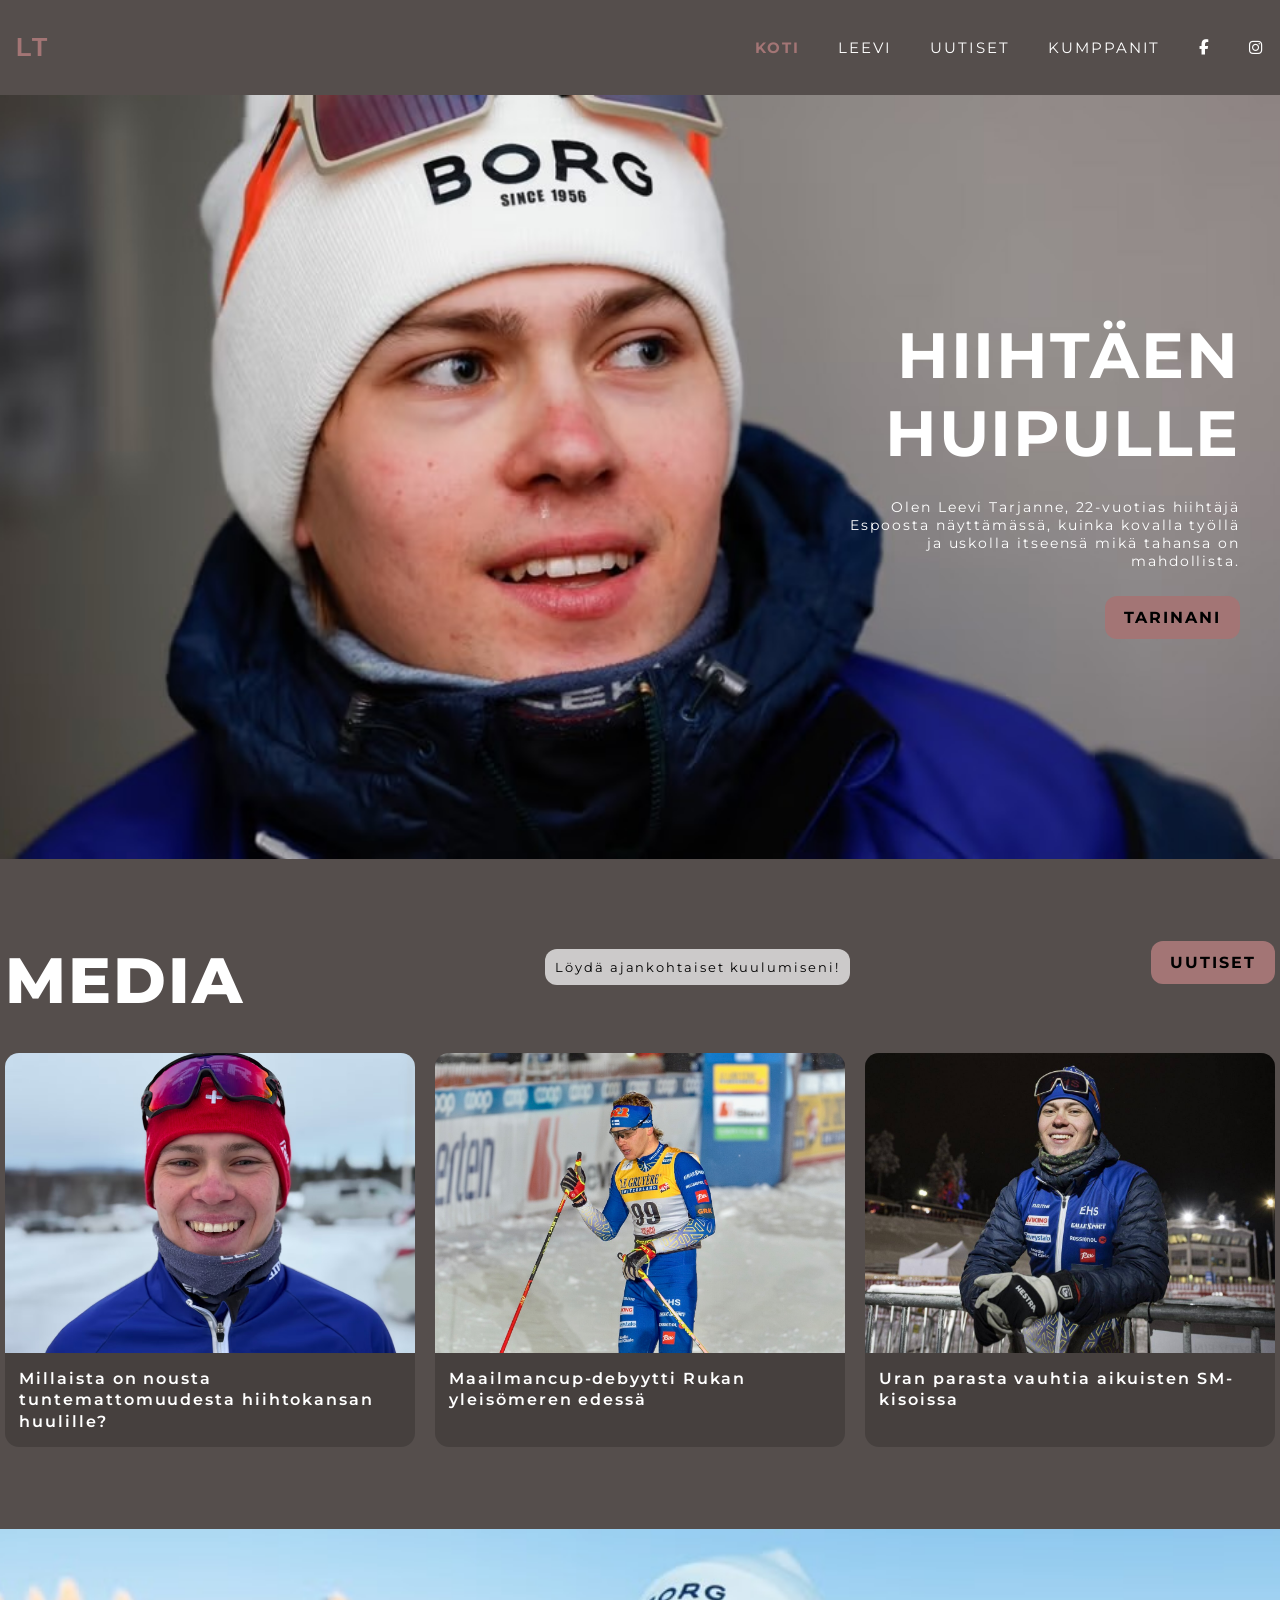
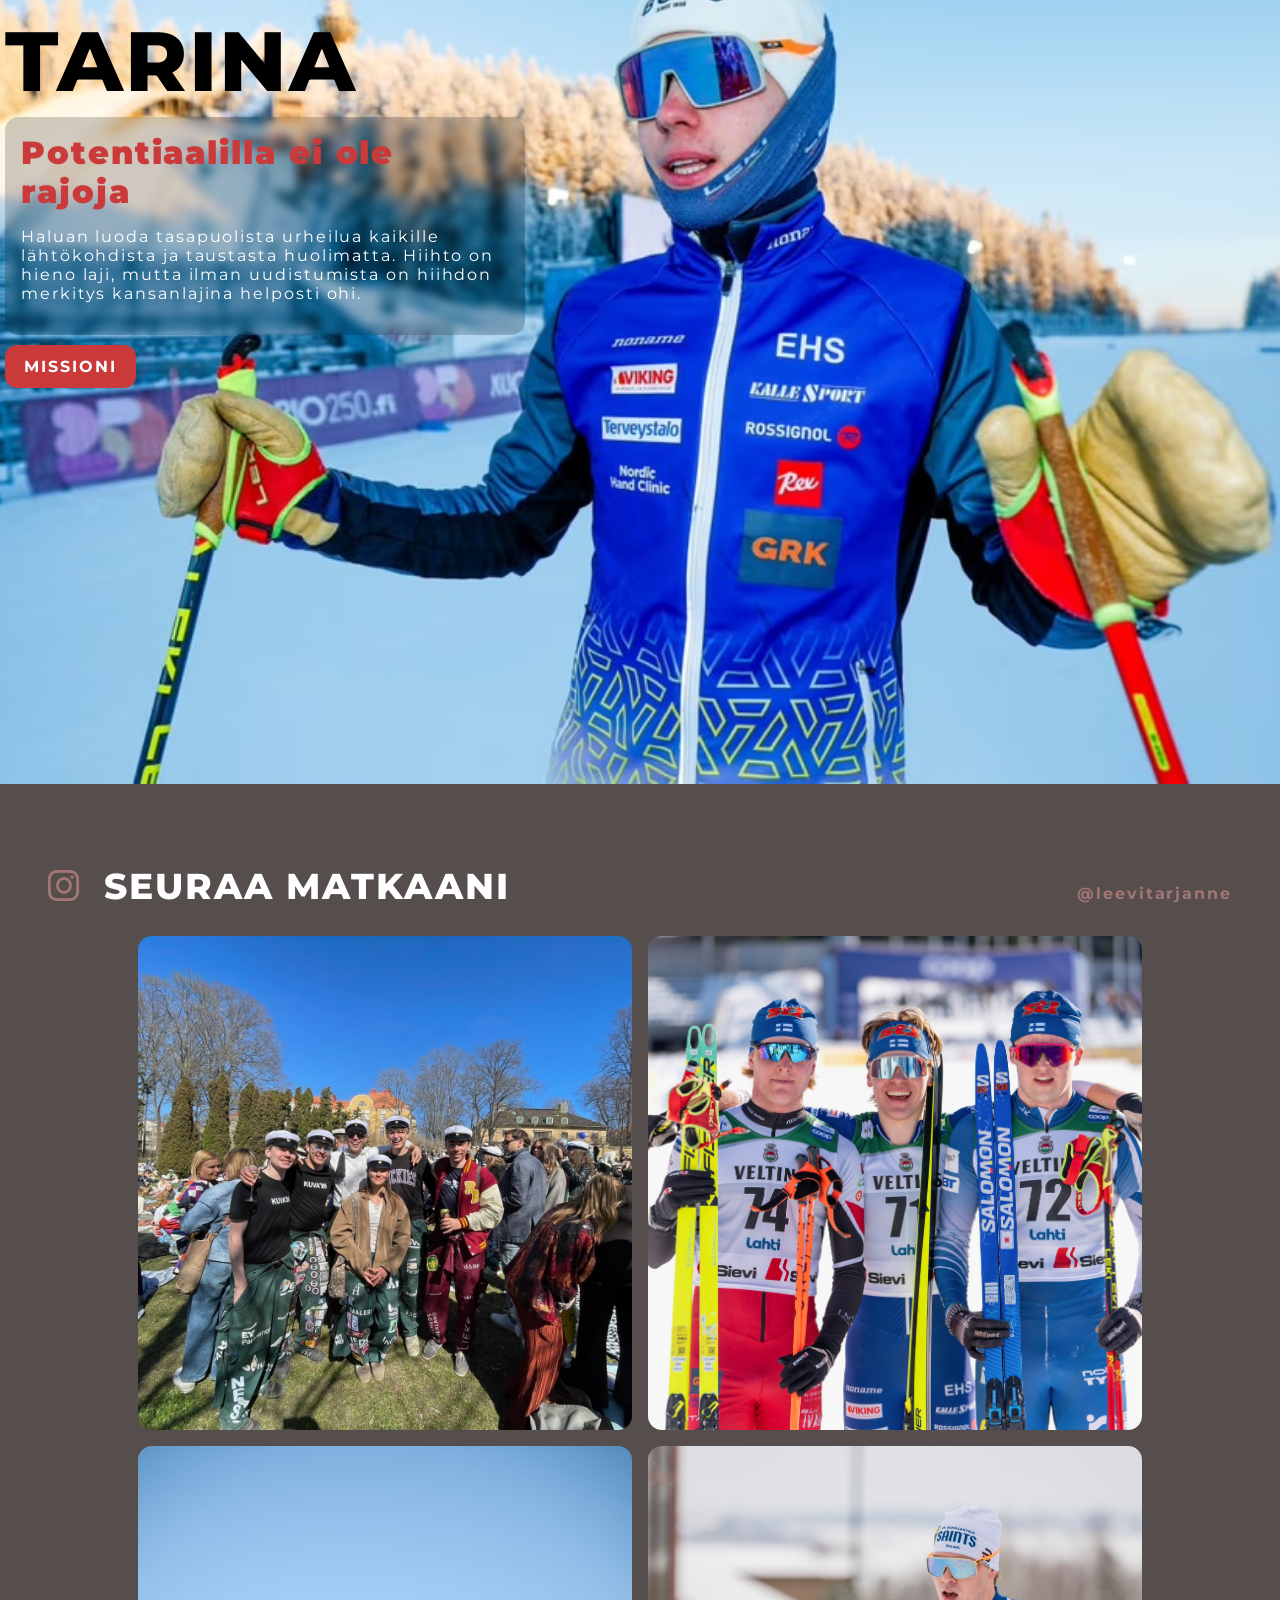
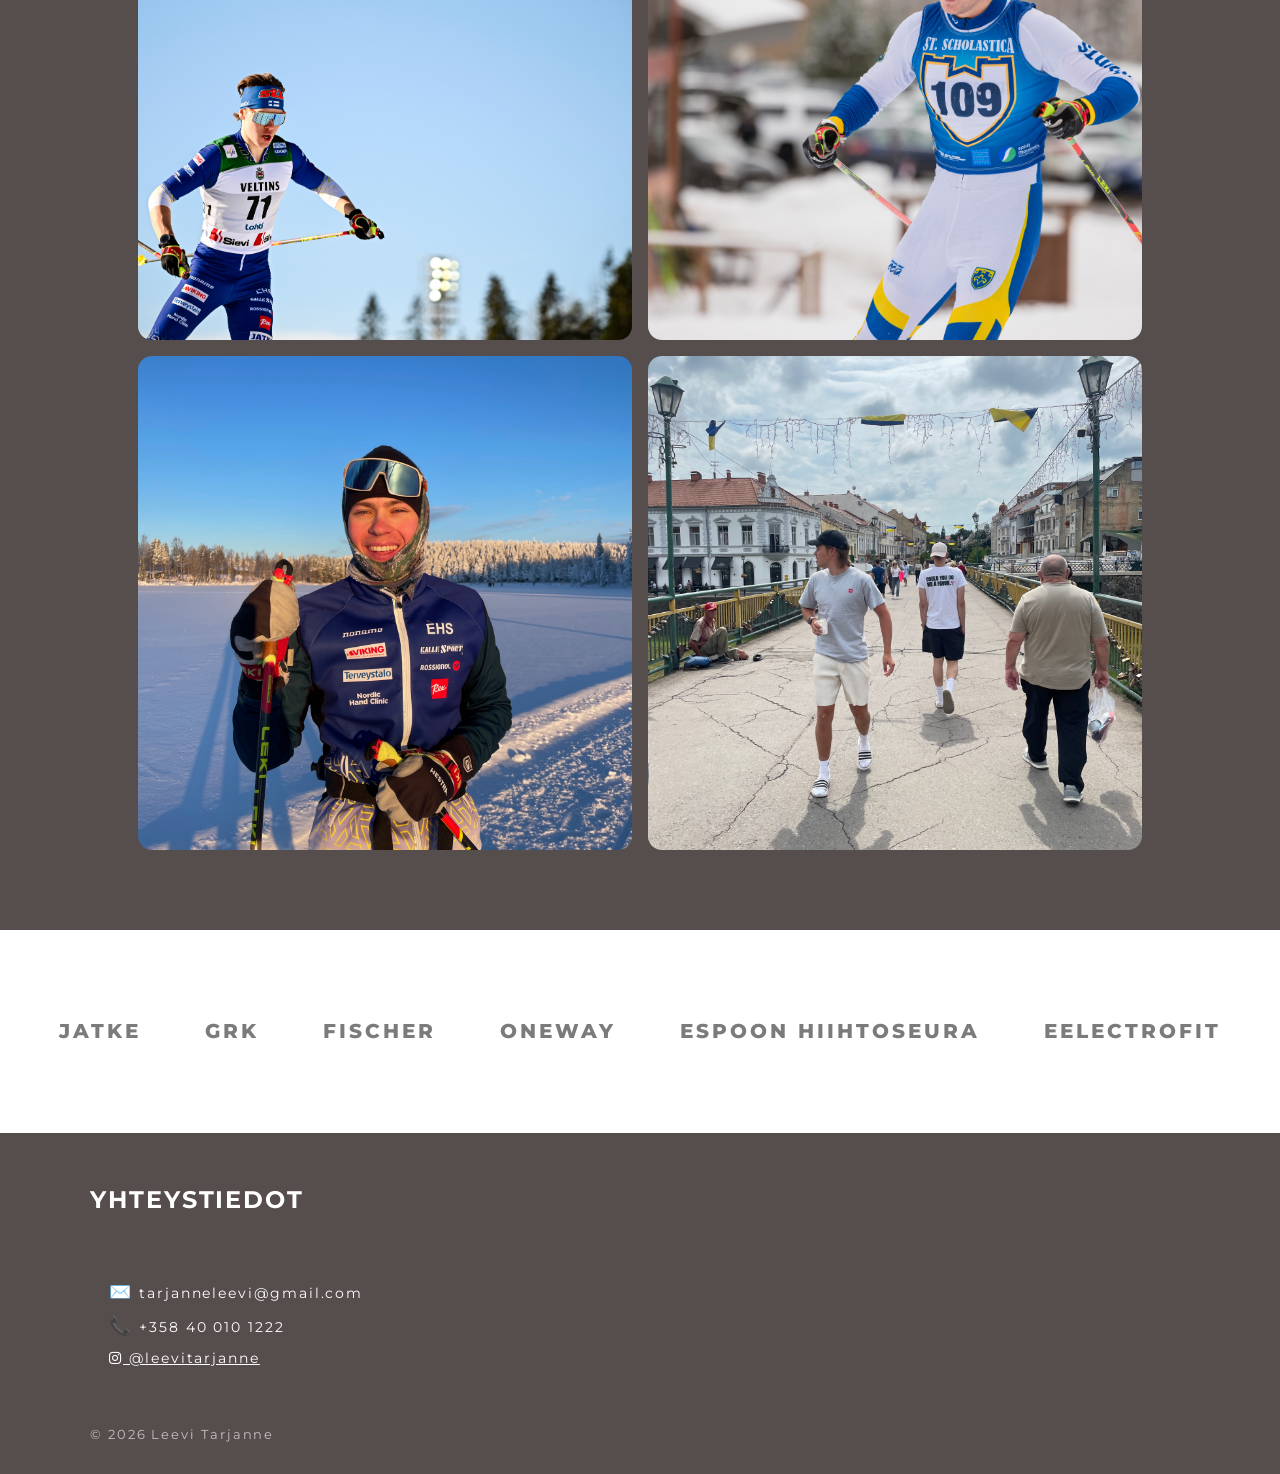
<file: index.html>
<!DOCTYPE html>
<html lang="fi">
  <head>
    <!-- utf laittaa ääkköset toimimaan -->
    <meta charset="UTF-8" />
    <!-- width=device-width pakottaa sisällön skaalautumaan mobiililla "oikein" -->
    <meta name="viewport" content="width=device-width, initial-scale=1.0" />
    <meta
      name="description"
      content="Leevi Tarjanne – 21-vuotias maastohiihtäjä Espoosta. Maailmancup-hiihtäjän tarina, uutiset ja yhteistyökumppanit."
    />
    <title>Leevi Tarjanne – Hiihtäen huipulle</title>
    <!-- kutsutaan tyylitiedostoa tässä -->
    <link rel="stylesheet" href="styles/index.css" />
    <link rel="preconnect" href="https://fonts.googleapis.com" />
    <link rel="preconnect" href="https://fonts.gstatic.com" crossorigin />
    <link
      href="https://fonts.googleapis.com/css2?family=Montserrat:wght@500;600;700;800&display=swap"
      rel="stylesheet"
    />
    <link
      rel="stylesheet"
      href="https://cdnjs.cloudflare.com/ajax/libs/font-awesome/6.5.1/css/all.min.css"
    />
  </head>
  <body>
    <div class="sivu1">
      <header class="navigointipalkki">
        <nav>
          <h1>LT</h1>
          <ul>
            <li><a href="index.html" class="aktiivinen">KOTI</a></li>
            <li><a href="toinensivu.html">LEEVI</a></li>
            <li><a href="uutiset.html">UUTISET</a></li>
            <li><a href="kumppanit.html">KUMPPANIT</a></li>
            <li>
              <a href="https://facebook.com" aria-label="Facebook">
                <i class="fa-brands fa-facebook-f"></i>
              </a>
            </li>
            <li>
              <a href="https://instagram.com" aria-label="Instagram">
                <i class="fa-brands fa-instagram"></i>
              </a>
            </li>
          </ul>
        </nav>
      </header>

      <main>
        <section class="pääsivu">
          <div class="osa">
            <h2>HIIHTÄEN HUIPULLE</h2>
            <p>
              Olen Leevi Tarjanne, 22-vuotias hiihtäjä Espoosta näyttämässä,
              kuinka kovalla työllä ja uskolla itseensä mikä tahansa on
              mahdollista.
            </p>
            <a href="toinensivu.html">TARINANI</a>
          </div>
        </section>

        <section class="media">
          <div class="media1">
            <h4>MEDIA</h4>
            <p id="kuulumiset">Löydä ajankohtaiset kuulumiseni!</p>
            <a href="uutiset.html">UUTISET</a>
          </div>
          <div class="karuselli">
            <div class="kortit">
              <article class="kortti">
                <img src="images/IMG_4181.jpg" alt="Leevi Tarjanne hiihtämässä maailmancupissa Rukalla" />
                <p>Millaista on nousta tuntemattomuudesta hiihtokansan huulille?</p>
              </article>

              <article class="kortti">
                <img src="images/IMG_3599.jpeg" alt="Leevi Tarjanne maailmancup-debyytissään Rukalla" />
                <p>Maailmancup-debyytti Rukan yleisömeren edessä</p>
              </article>

              <article class="kortti">
                <img src="images/IMG_3955.jpeg" alt="Leevi Tarjanne hymyilee kisapaikalla" />
                <p>Uran parasta vauhtia aikuisten SM-kisoissa</p>
              </article>
            </div>
            <button class="korttinuoli korttinuoli--prev" aria-label="Edellinen kuva">
              &#10094;
            </button>
            <button class="korttinuoli korttinuoli--next" aria-label="Seuraava kuva">
              &#10095;
            </button>
            <div class="dots"></div>
          </div>
        </section>

        <section class="tarinani">
          <h5>TARINA</h5>
          <div class="tarinalaatikko">
            <h6>Potentiaalilla ei ole rajoja</h6>
            <p>
              Haluan luoda tasapuolista urheilua kaikille lähtökohdista ja
              taustasta huolimatta. Hiihto on hieno laji, mutta ilman
              uudistumista on hiihdon merkitys kansanlajina helposti ohi.
            </p>
          </div>
          <a href="toinensivu.html">MISSIONI</a>
        </section>

        <!-- INSTAGRAM -->
        <section class="instagram-osio">
          <div class="instagram-otsikko">
            <h3>
              <i class="fa-brands fa-instagram"></i>
              SEURAA MATKAANI
            </h3>
            <!-- HUOM: vaihda alle oma Instagram-osoitteesi muodossa https://instagram.com/kayttajani -->
            <a class="instagram-linkki" href="https://instagram.com/leevitarjanne/" target="_blank" rel="noopener">@leevitarjanne</a>
          </div>
          <div class="instagram-ruudukko">
            <!-- Vinkki: voit linkittää jokaisen kuvan suoraan omaan postaukseensa
                 vaihtamalla href-osoitteeksi postauksen linkin (Jaa → Kopioi linkki) -->
            <a href="https://www.instagram.com/p/DZScvWKiKFE/?img_index=1" target="_blank" rel="noopener" class="ig-kuva">
              <img src="images/IMG_5170.jpeg" alt="Instagram-kuva: Leevi kisastadionilla" loading="lazy" />
              <span class="ig-peite"><i class="fa-brands fa-instagram"></i></span>
            </a>
            <a href="https://www.instagram.com/p/DXrvsr7CNTL/?img_index=1" target="_blank" rel="noopener" class="ig-kuva">
              <img src="images/IMG_4493.jpeg" alt="Instagram-kuva: maailmancup-startti" loading="lazy" />
              <span class="ig-peite"><i class="fa-brands fa-instagram"></i></span>
            </a>
            <a href="https://www.instagram.com/p/DV093KECP2C/?img_index=1" target="_blank" rel="noopener" class="ig-kuva">
              <img src="images/IMG_4592.jpeg" alt="Instagram-kuva: harjoituslenkillä" loading="lazy" />
              <span class="ig-peite"><i class="fa-brands fa-instagram"></i></span>
            </a>
            <a href="https://www.instagram.com/p/DRy9by6iAJp/?img_index=1" target="_blank" rel="noopener" class="ig-kuva">
              <img src="images/IMG_0457.jpeg" alt="Instagram-kuva: hymy kisapaikalla" loading="lazy" />
              <span class="ig-peite"><i class="fa-brands fa-instagram"></i></span>
            </a>
            <a href="https://www.instagram.com/p/DNQ44O6ID5d/?img_index=1" target="_blank" rel="noopener" class="ig-kuva">
              <img src="images/IMG_2504.jpeg" alt="Instagram-kuva: hymy kisapaikalla" loading="lazy" />
              <span class="ig-peite"><i class="fa-brands fa-instagram"></i></span>
            </a>
            <a href="https://www.instagram.com/p/DI48FkOPeGm/?img_index=1" target="_blank" rel="noopener" class="ig-kuva">
              <img src="images/IMG_2473.jpeg" alt="Instagram-kuva: hymy kisapaikalla" loading="lazy" />
              <span class="ig-peite"><i class="fa-brands fa-instagram"></i></span>
            </a>
          </div>
        </section>

        <!-- KUMPPANILOGOT -->
        <section class="logopalkki" aria-label="Yhteistyökumppanit">
          <!-- Kun saat kumppaneilta logotiedostot, korvaa span-rivi tällä:
               <a href="https://kumppanin-osoite.fi" class="logo" target="_blank" rel="noopener">
                 <img src="images/logot/kumppani.png" alt="Kumppanin nimi" />
               </a> -->

          <a href="kumppanit.html" class="logo"><span>JATKE</span></a>
          <a href="kumppanit.html" class="logo"><span>GRK</span></a>
          <a href="kumppanit.html" class="logo"><span>FISCHER</span></a>
          <a href="kumppanit.html" class="logo"><span>ONEWAY</span></a>
          <a href="kumppanit.html" class="logo"><span>ESPOON HIIHTOSEURA</span></a>
          <a href="kumppanit.html" class="logo"><span>EELECTROFIT</span></a>
        </section>
      </main>

      <footer class="footer" id="yhteystiedot">
        <div class="footer-inner">
          <h2 class="footer-title">YHTEYSTIEDOT</h2>

          <div class="footer-icons">
            <a href="mailto:tarjanneleevi@gmail.com" class="footer-item">
              <span class="icon">✉️</span>
              <span class="text">tarjanneleevi@gmail.com</span>
            </a>
            <a href="tel:+358400101222" class="footer-item">
              <span class="icon">📞</span>
              <span class="text">+358 40 010 1222</span>
            </a>
            <a href="https://instagram.com/leevitarjanne/" aria-label="Instagram">
              <i class="fa-brands fa-instagram"></i>
              <span class="text">@leevitarjanne</span>
            </a>
          </div>

          <p class="footer-small">© 2026 Leevi Tarjanne</p>
        </div>
      </footer>
    </div>
    <script src="index.js"></script>
  </body>
</html>
</file>
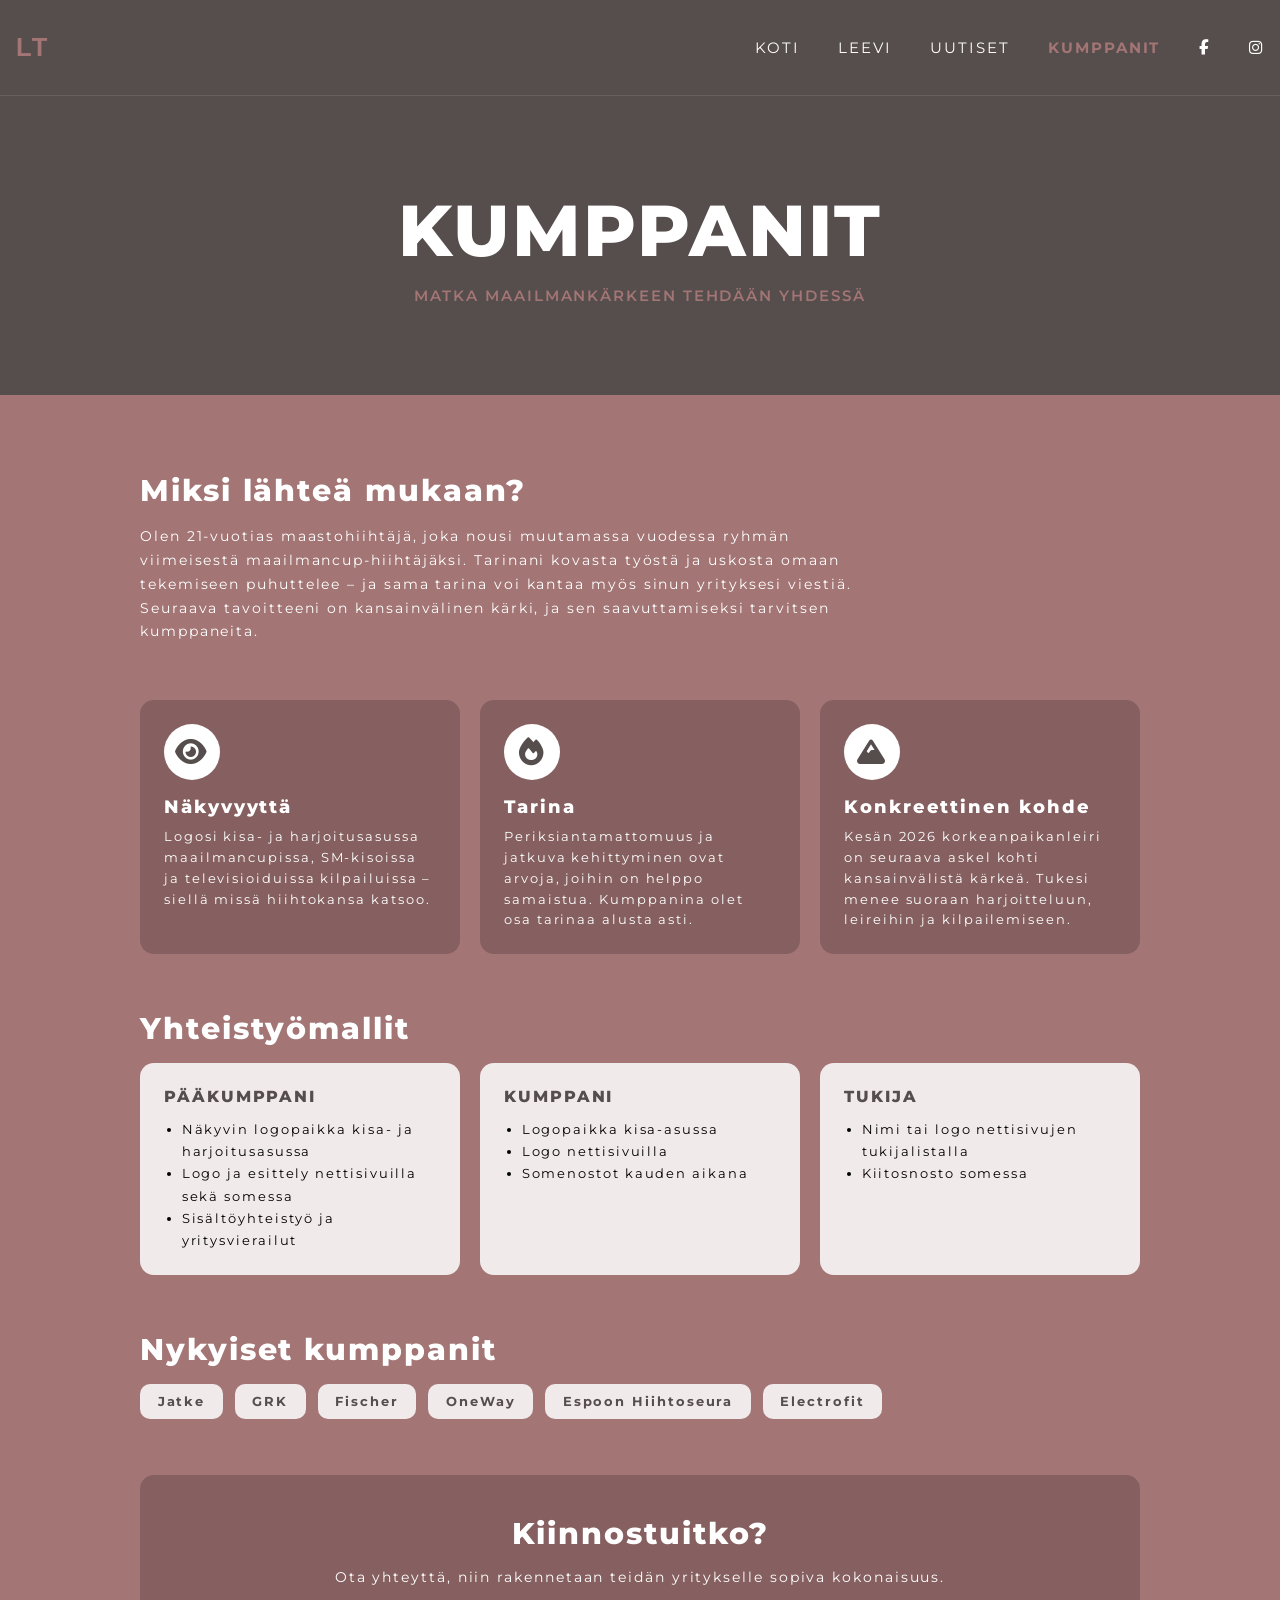
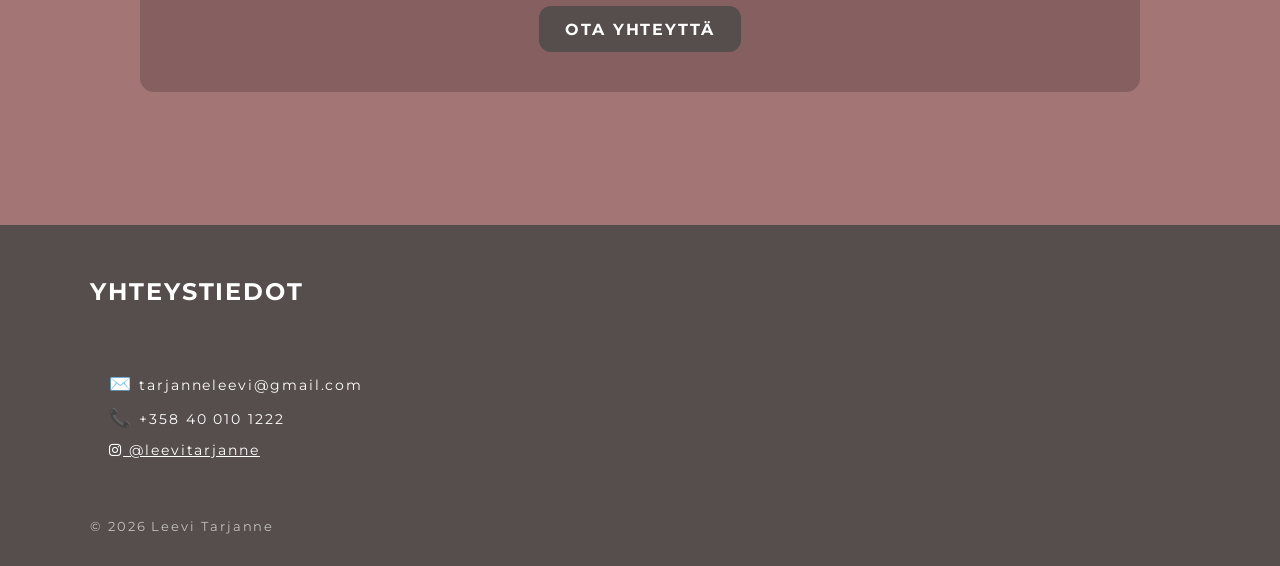
<file: kumppanit.html>
<!DOCTYPE html>
<html lang="fi">
  <head>
    <meta charset="UTF-8" />
    <meta name="viewport" content="width=device-width, initial-scale=1.0" />
    <meta
      name="description"
      content="Leevi Tarjanteen yhteistyökumppanit ja sponsorointi. Lähde mukaan tukemaan matkaa maastohiihdon maailmankärkeen."
    />
    <title>Leevi Tarjanne – Kumppanit</title>
    <link rel="stylesheet" href="styles/index.css" />
    <link rel="preconnect" href="https://fonts.googleapis.com" />
    <link rel="preconnect" href="https://fonts.gstatic.com" crossorigin />
    <link
      href="https://fonts.googleapis.com/css2?family=Montserrat:wght@500;600;700;800&display=swap"
      rel="stylesheet"
    />
    <link
      rel="stylesheet"
      href="https://cdnjs.cloudflare.com/ajax/libs/font-awesome/6.5.1/css/all.min.css"
    />
  </head>
  <body>
    <div class="sivu4">
      <header class="navigointipalkki">
        <nav>
          <h1>LT</h1>
          <ul>
            <li><a href="index.html">KOTI</a></li>
            <li><a href="toinensivu.html">LEEVI</a></li>
            <li><a href="uutiset.html">UUTISET</a></li>
            <li><a href="kumppanit.html" class="aktiivinen">KUMPPANIT</a></li>
            <li>
              <a href="https://facebook.com" aria-label="Facebook">
                <i class="fa-brands fa-facebook-f"></i>
              </a>
            </li>
            <li>
              <a href="https://instagram.com" aria-label="Instagram">
                <i class="fa-brands fa-instagram"></i>
              </a>
            </li>
          </ul>
        </nav>
      </header>

      <main>
        <section class="sivuotsikko">
          <h2>KUMPPANIT</h2>
          <p>Matka maailmankärkeen tehdään yhdessä</p>
        </section>

        <section class="kumppanuus">
          <div class="kumppanuus-intro">
            <h3>Miksi lähteä mukaan?</h3>
            <p>
              Olen 21-vuotias maastohiihtäjä, joka nousi muutamassa vuodessa
              ryhmän viimeisestä maailmancup-hiihtäjäksi. Tarinani kovasta
              työstä ja uskosta omaan tekemiseen puhuttelee &ndash; ja sama
              tarina voi kantaa myös sinun yrityksesi viestiä. Seuraava
              tavoitteeni on kansainvälinen kärki, ja sen saavuttamiseksi
              tarvitsen kumppaneita.
            </p>
          </div>

          <div class="kumppanuus-kortit">
            <div class="kumppanuuskortti">
              <i class="fa-solid fa-eye"></i>
              <h3>Näkyvyyttä</h3>
              <p>
                Logosi kisa- ja harjoitusasussa maailmancupissa, SM-kisoissa ja
                televisioiduissa kilpailuissa &ndash; siellä missä hiihtokansa
                katsoo.
              </p>
            </div>
            <div class="kumppanuuskortti">
              <i class="fa-solid fa-fire"></i>
              <h3>Tarina</h3>
              <p>
                Periksiantamattomuus ja jatkuva kehittyminen ovat arvoja, joihin
                on helppo samaistua. Kumppanina olet osa tarinaa alusta asti.
              </p>
            </div>
            <div class="kumppanuuskortti">
              <i class="fa-solid fa-mountain"></i>
              <h3>Konkreettinen kohde</h3>
              <p>
                Kesän 2026 korkeanpaikanleiri on seuraava askel kohti
                kansainvälistä kärkeä. Tukesi menee suoraan harjoitteluun,
                leireihin ja kilpailemiseen.
              </p>
            </div>
          </div>

          <div class="kumppanuus-paketit">
            <h3>Yhteistyömallit</h3>
            <div class="pakettilista">
              <div class="paketti">
                <h4>PÄÄKUMPPANI</h4>
                <ul>
                  <li>Näkyvin logopaikka kisa- ja harjoitusasussa</li>
                  <li>Logo ja esittely nettisivuilla sekä somessa</li>
                  <li>Sisältöyhteistyö ja yritysvierailut</li>
                </ul>
              </div>
              <div class="paketti">
                <h4>KUMPPANI</h4>
                <ul>
                  <li>Logopaikka kisa-asussa</li>
                  <li>Logo nettisivuilla</li>
                  <li>Somenostot kauden aikana</li>
                </ul>
              </div>
              <div class="paketti">
                <h4>TUKIJA</h4>
                <ul>
                  <li>Nimi tai logo nettisivujen tukijalistalla</li>
                  <li>Kiitosnosto somessa</li>
                </ul>
              </div>
            </div>
          </div>

          <div class="nykyiset-kumppanit">
            <h3>Nykyiset kumppanit</h3>
            <ul class="kumppanilista">
              <li>Jatke</li>
              <li>GRK</li>
              <li>Fischer</li>
              <li>OneWay</li>
              <li>Espoon Hiihtoseura</li>
              <li>Electrofit</li>
            </ul>
          </div>

          <div class="kumppanuus-cta">
            <h3>Kiinnostuitko?</h3>
            <p>
              Ota yhteyttä, niin rakennetaan teidän yritykselle sopiva
              kokonaisuus.
            </p>
            <a href="mailto:tarjanneleevi@gmail.com">OTA YHTEYTTÄ</a>
          </div>
        </section>
      </main>

      <footer class="footer" id="yhteystiedot">
        <div class="footer-inner">
          <h2 class="footer-title">YHTEYSTIEDOT</h2>

          <div class="footer-icons">
            <a href="mailto:tarjanneleevi@gmail.com" class="footer-item">
              <span class="icon">✉️</span>
              <span class="text">tarjanneleevi@gmail.com</span>
            </a>
            <a href="tel:+358400101222" class="footer-item">
              <span class="icon">📞</span>
              <span class="text">+358 40 010 1222</span>
            </a>
           <a href="https://instagram.com/leevitarjanne/" aria-label="Instagram">
              <i class="fa-brands fa-instagram"></i>
              <span class="text">@leevitarjanne</span>
            </a>
          </div>

          <p class="footer-small">© 2026 Leevi Tarjanne</p>
        </div>
      </footer>
    </div>
  </body>
</html>
</file>
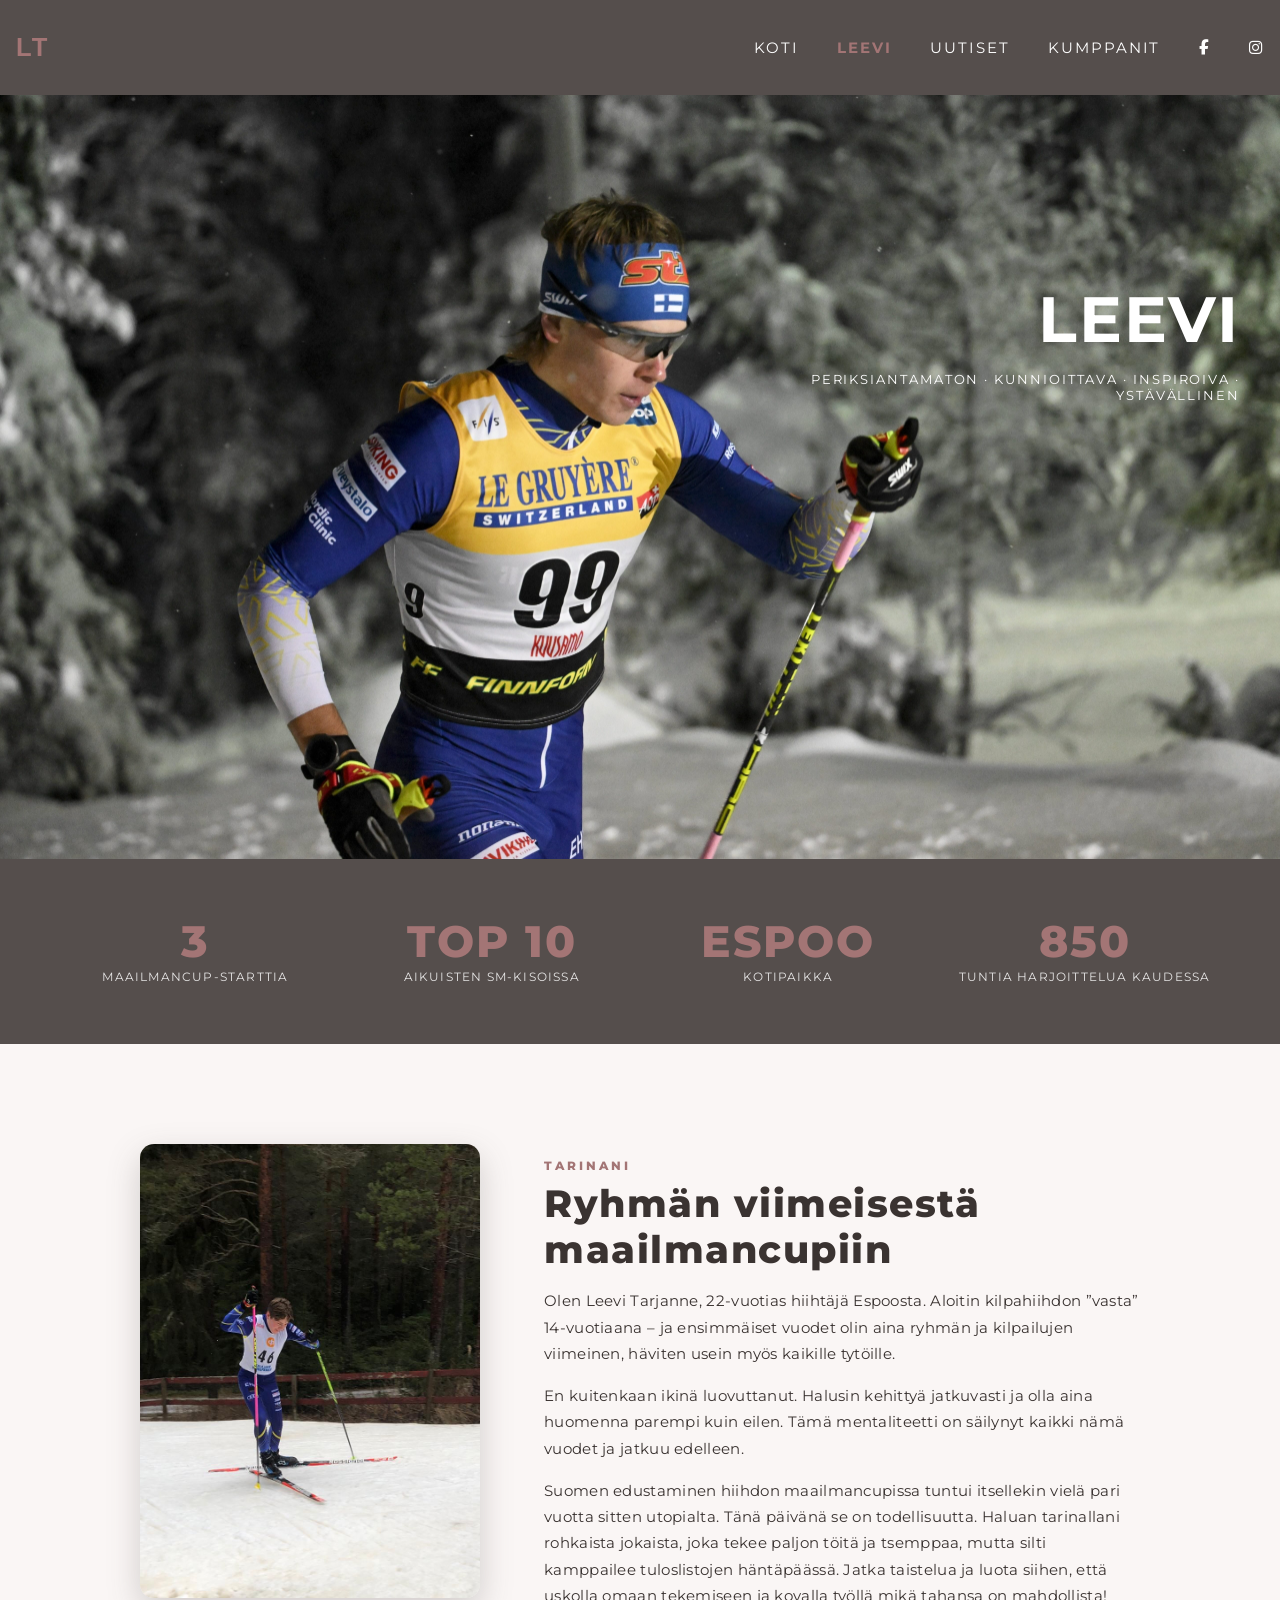
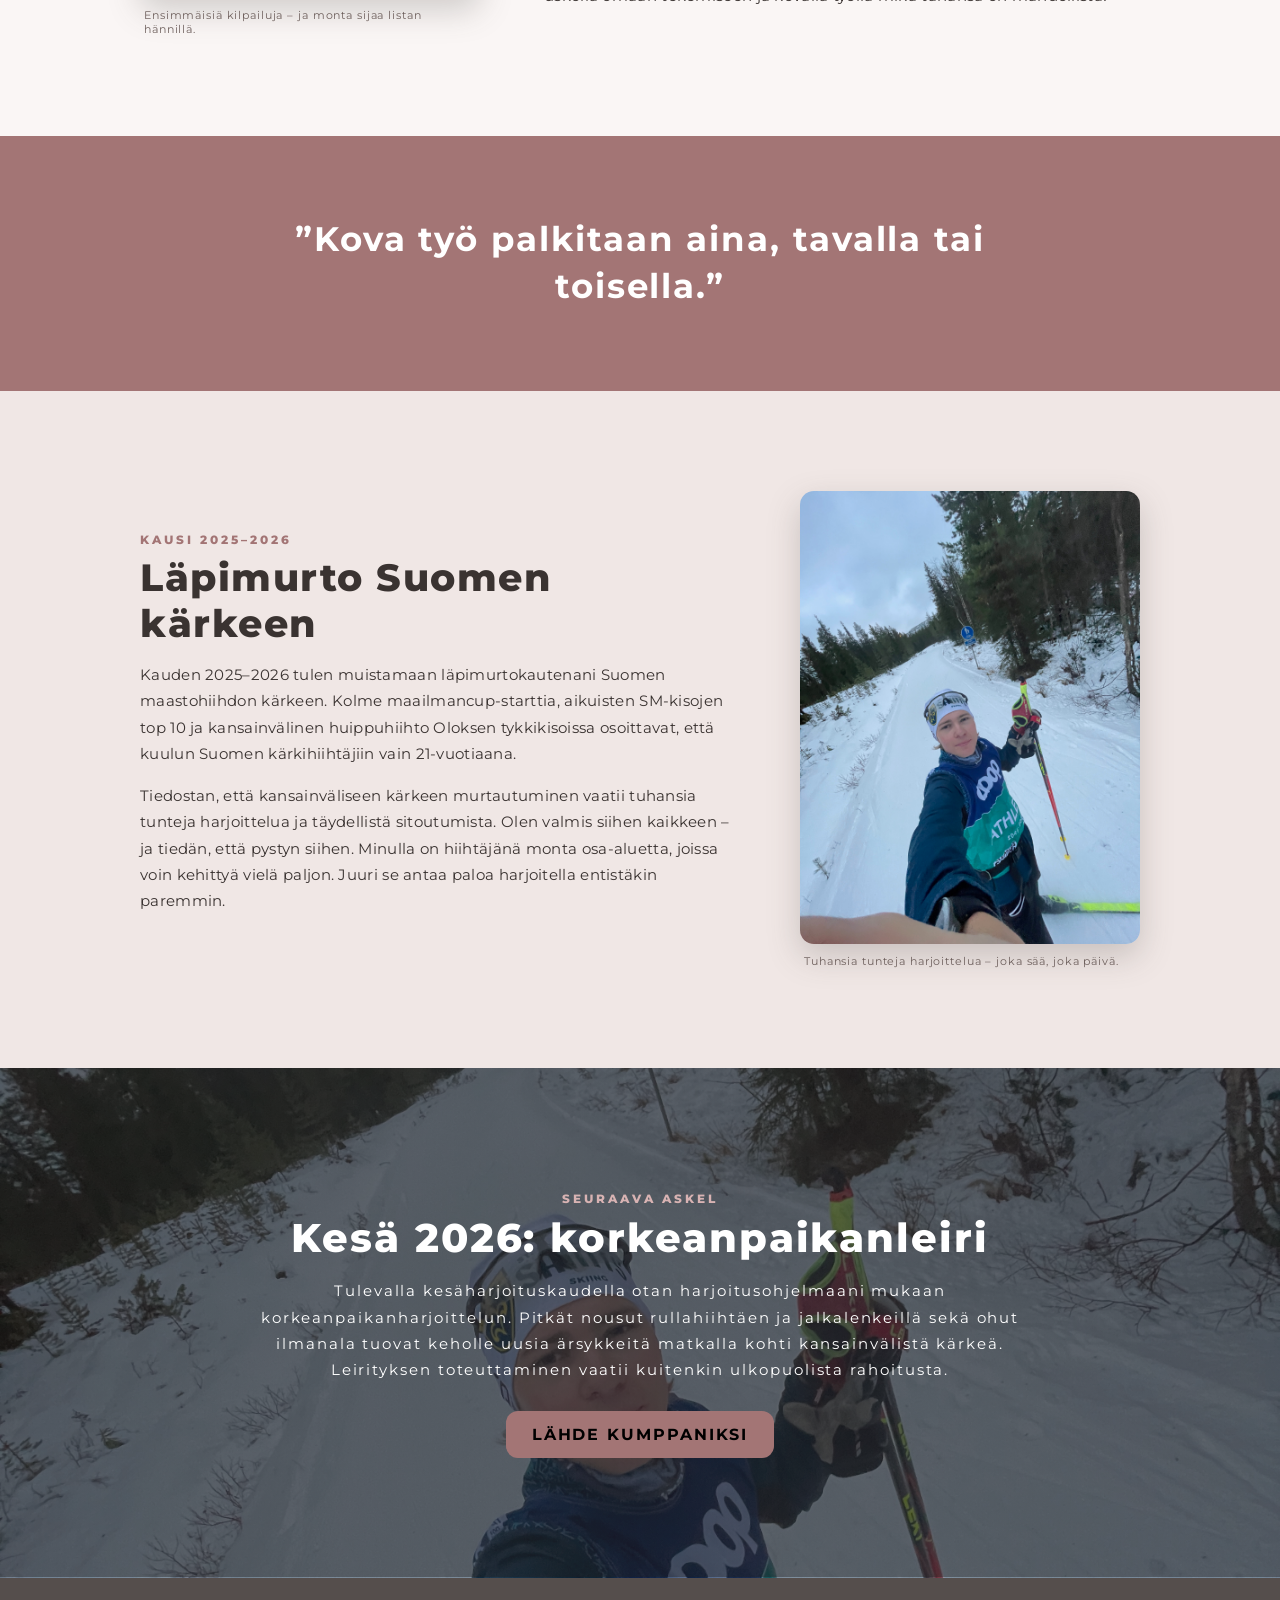
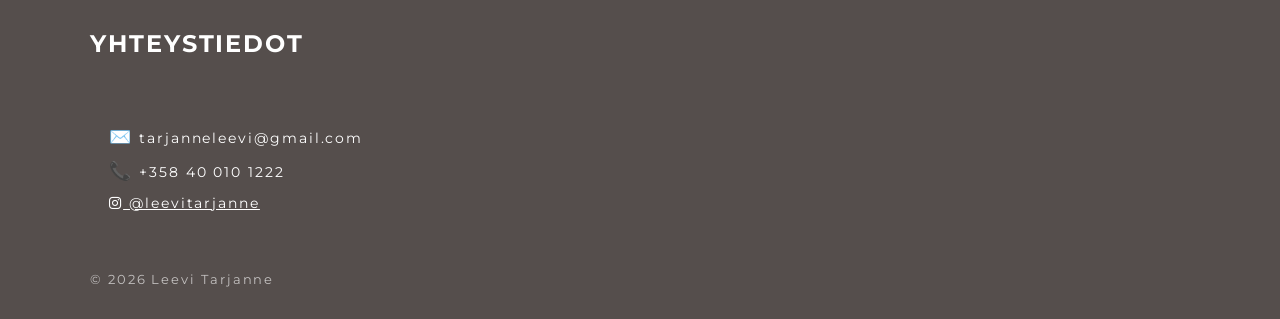
<file: toinensivu.html>
<!DOCTYPE html>
<html lang="fi">
  <head>
    <meta charset="UTF-8" />
    <meta name="viewport" content="width=device-width, initial-scale=1.0" />
    <meta
      name="description"
      content="Leevi Tarjanteen tarina: ryhmän viimeisestä maailmancup-hiihtäjäksi. Tausta, tavoitteet ja matka kohti kansainvälistä kärkeä."
    />
    <title>Leevi Tarjanne – Tausta ja tarina</title>
    <link rel="stylesheet" href="styles/index.css" />
    <link rel="preconnect" href="https://fonts.googleapis.com" />
    <link rel="preconnect" href="https://fonts.gstatic.com" crossorigin />
    <link
      href="https://fonts.googleapis.com/css2?family=Montserrat:wght@500;600;700;800&display=swap"
      rel="stylesheet"
    />
    <link
      rel="stylesheet"
      href="https://cdnjs.cloudflare.com/ajax/libs/font-awesome/6.5.1/css/all.min.css"
    />
  </head>
  <body>
    <div class="sivu2">
      <header class="navigointipalkki">
        <nav>
          <h1>LT</h1>
          <ul>
            <li><a href="index.html">KOTI</a></li>
            <li><a href="toinensivu.html" class="aktiivinen">LEEVI</a></li>
            <li><a href="uutiset.html">UUTISET</a></li>
            <li><a href="kumppanit.html">KUMPPANIT</a></li>
            <li>
              <a href="https://facebook.com" aria-label="Facebook">
                <i class="fa-brands fa-facebook-f"></i>
              </a>
            </li>
            <li>
              <a href="https://instagram.com" aria-label="Instagram">
                <i class="fa-brands fa-instagram"></i>
              </a>
            </li>
          </ul>
        </nav>
      </header>

      <main>
        <!-- HERO -->
        <section class="ekasivu">
          <div class="osa">
            <h2>LEEVI</h2>
            <p>PERIKSIANTAMATON &middot; KUNNIOITTAVA &middot; INSPIROIVA &middot; YSTÄVÄLLINEN</p>
          </div>
        </section>

        <!-- NUMEROT -->
        <section class="statsrivi" aria-label="Kauden 2025–2026 kohokohdat">
          <div class="stat">
            <span class="stat-numero">3</span>
            <span class="stat-selite">maailmancup-starttia</span>
          </div>
          <div class="stat">
            <span class="stat-numero">TOP&nbsp;10</span>
            <span class="stat-selite">aikuisten SM-kisoissa</span>
          </div>
          <div class="stat">
            <span class="stat-numero">ESPOO</span>
            <span class="stat-selite">kotipaikka</span>
          </div>
          <div class="stat">
            <span class="stat-numero">850</span>
            <span class="stat-selite">Tuntia harjoittelua kaudessa</span>
          </div>
        </section>

        <!-- TARINA, OSA 1 -->
        <section class="tarina-osio">
          <div class="tarina-lohko">
            <div class="tarina-kuva">
              <img
                class="img-source"
                src="images/c0f3ce82-83bf-4eab-856c-b1bcab803150.jpeg"
                alt="Leevi Tarjanne nuorena hiihtäjänä kilpailussa numerolla 46"
              />
              <p class="kuvateksti">Ensimmäisiä kilpailuja &ndash; ja monta sijaa listan hännillä.</p>
            </div>
            <div class="tarina-teksti">
              <span class="osio-eyebrow">TARINANI</span>
              <h3>Ryhmän viimeisestä maailmancupiin</h3>
              <p>
                Olen Leevi Tarjanne, 22-vuotias hiihtäjä Espoosta. Aloitin
                kilpahiihdon &rdquo;vasta&rdquo; 14-vuotiaana &ndash; ja ensimmäiset
                vuodet olin aina ryhmän ja kilpailujen viimeinen, häviten usein
                myös kaikille tytöille.
              </p>
              <p>
                En kuitenkaan ikinä luovuttanut. Halusin kehittyä jatkuvasti ja
                olla aina huomenna parempi kuin eilen. Tämä mentaliteetti on
                säilynyt kaikki nämä vuodet ja jatkuu edelleen.
              </p>
              <p>
                Suomen edustaminen hiihdon maailmancupissa tuntui itsellekin
                vielä pari vuotta sitten utopialta. Tänä päivänä se on
                todellisuutta. Haluan tarinallani rohkaista jokaista, joka
                tekee paljon töitä ja tsemppaa, mutta silti kamppailee tuloslistojen häntäpäässä. Jatka taistelua ja luota
                siihen, että uskolla omaan tekemiseen ja kovalla työllä mikä
                tahansa on mahdollista!
              </p>
            </div>
          </div>
        </section>

        <!-- SITAATTI -->
        <section class="sitaatti">
          <blockquote>
            &rdquo;Kova työ palkitaan aina, tavalla tai toisella.&rdquo;
          </blockquote>
        </section>

        <!-- TARINA, OSA 2 -->
        <section class="tarina-osio tarina-osio--tumma">
          <div class="tarina-lohko tarina-lohko--kaanteinen">
            <div class="tarina-kuva">
              <img
                class="img-source"
                src="images/IMG_3570.jpeg"
                alt="Leevi Tarjanne harjoituslenkillä lumisella tiellä"
              />
              <p class="kuvateksti">Tuhansia tunteja harjoittelua &ndash; joka sää, joka päivä.</p>
            </div>
            <div class="tarina-teksti">
              <span class="osio-eyebrow">KAUSI 2025&ndash;2026</span>
              <h3>Läpimurto Suomen kärkeen</h3>
              <p>
                Kauden 2025&ndash;2026 tulen muistamaan läpimurtokautenani
                Suomen maastohiihdon kärkeen. Kolme maailmancup-starttia,
                aikuisten SM-kisojen top&nbsp;10 ja kansainvälinen huippuhiihto
                Oloksen tykkikisoissa osoittavat, että kuulun Suomen
                kärkihiihtäjiin vain 21-vuotiaana.
              </p>
              <p>
                Tiedostan, että kansainväliseen kärkeen murtautuminen vaatii
                tuhansia tunteja harjoittelua ja täydellistä sitoutumista. Olen
                valmis siihen kaikkeen &ndash; ja tiedän, että pystyn siihen.
                Minulla on hiihtäjänä monta osa-aluetta, joissa voin kehittyä
                vielä paljon. Juuri se antaa paloa harjoitella entistäkin
                paremmin.
              </p>
            </div>
          </div>
        </section>

        <!-- SEURAAVA ASKEL + CTA -->
        <section class="seuraava-askel">
          <div class="seuraava-askel-sisalto">
            <span class="osio-eyebrow">SEURAAVA ASKEL</span>
            <h3>Kesä 2026: korkeanpaikanleiri</h3>
            <p>
              Tulevalla kesäharjoituskaudella otan harjoitusohjelmaani mukaan
              korkeanpaikanharjoittelun. Pitkät nousut rullahiihtäen ja
              jalkalenkeillä sekä ohut ilmanala tuovat keholle uusia ärsykkeitä
              matkalla kohti kansainvälistä kärkeä. Leirityksen toteuttaminen
              vaatii kuitenkin ulkopuolista rahoitusta.
            </p>
            <a class="nappi" href="kumppanit.html">LÄHDE KUMPPANIKSI</a>
          </div>
        </section>

        <!-- KUVAKATSELIN -->
        <div id="img-viewer">
          <button id="close-image-button" aria-label="Sulje kuva">&times;</button>
          <img id="full-screen-image" alt="" />
        </div>
      </main>

      <footer class="footer" id="yhteystiedot">
        <div class="footer-inner">
          <h2 class="footer-title">YHTEYSTIEDOT</h2>

          <div class="footer-icons">
            <a href="mailto:tarjanneleevi@gmail.com" class="footer-item">
              <span class="icon">✉️</span>
              <span class="text">tarjanneleevi@gmail.com</span>
            </a>
            <a href="tel:+358400101222" class="footer-item">
              <span class="icon">📞</span>
              <span class="text">+358 40 010 1222</span>
            </a>
            <a href="https://instagram.com/leevitarjanne/" aria-label="Instagram">
              <i class="fa-brands fa-instagram"></i>
              <span class="text">@leevitarjanne</span>
            </a>
            </a>
          </div>

          <p class="footer-small">© 2026 Leevi Tarjanne</p>
        </div>
      </footer>
    </div>
    <script src="toinensivu.js"></script>
  </body>
</html>
</file>
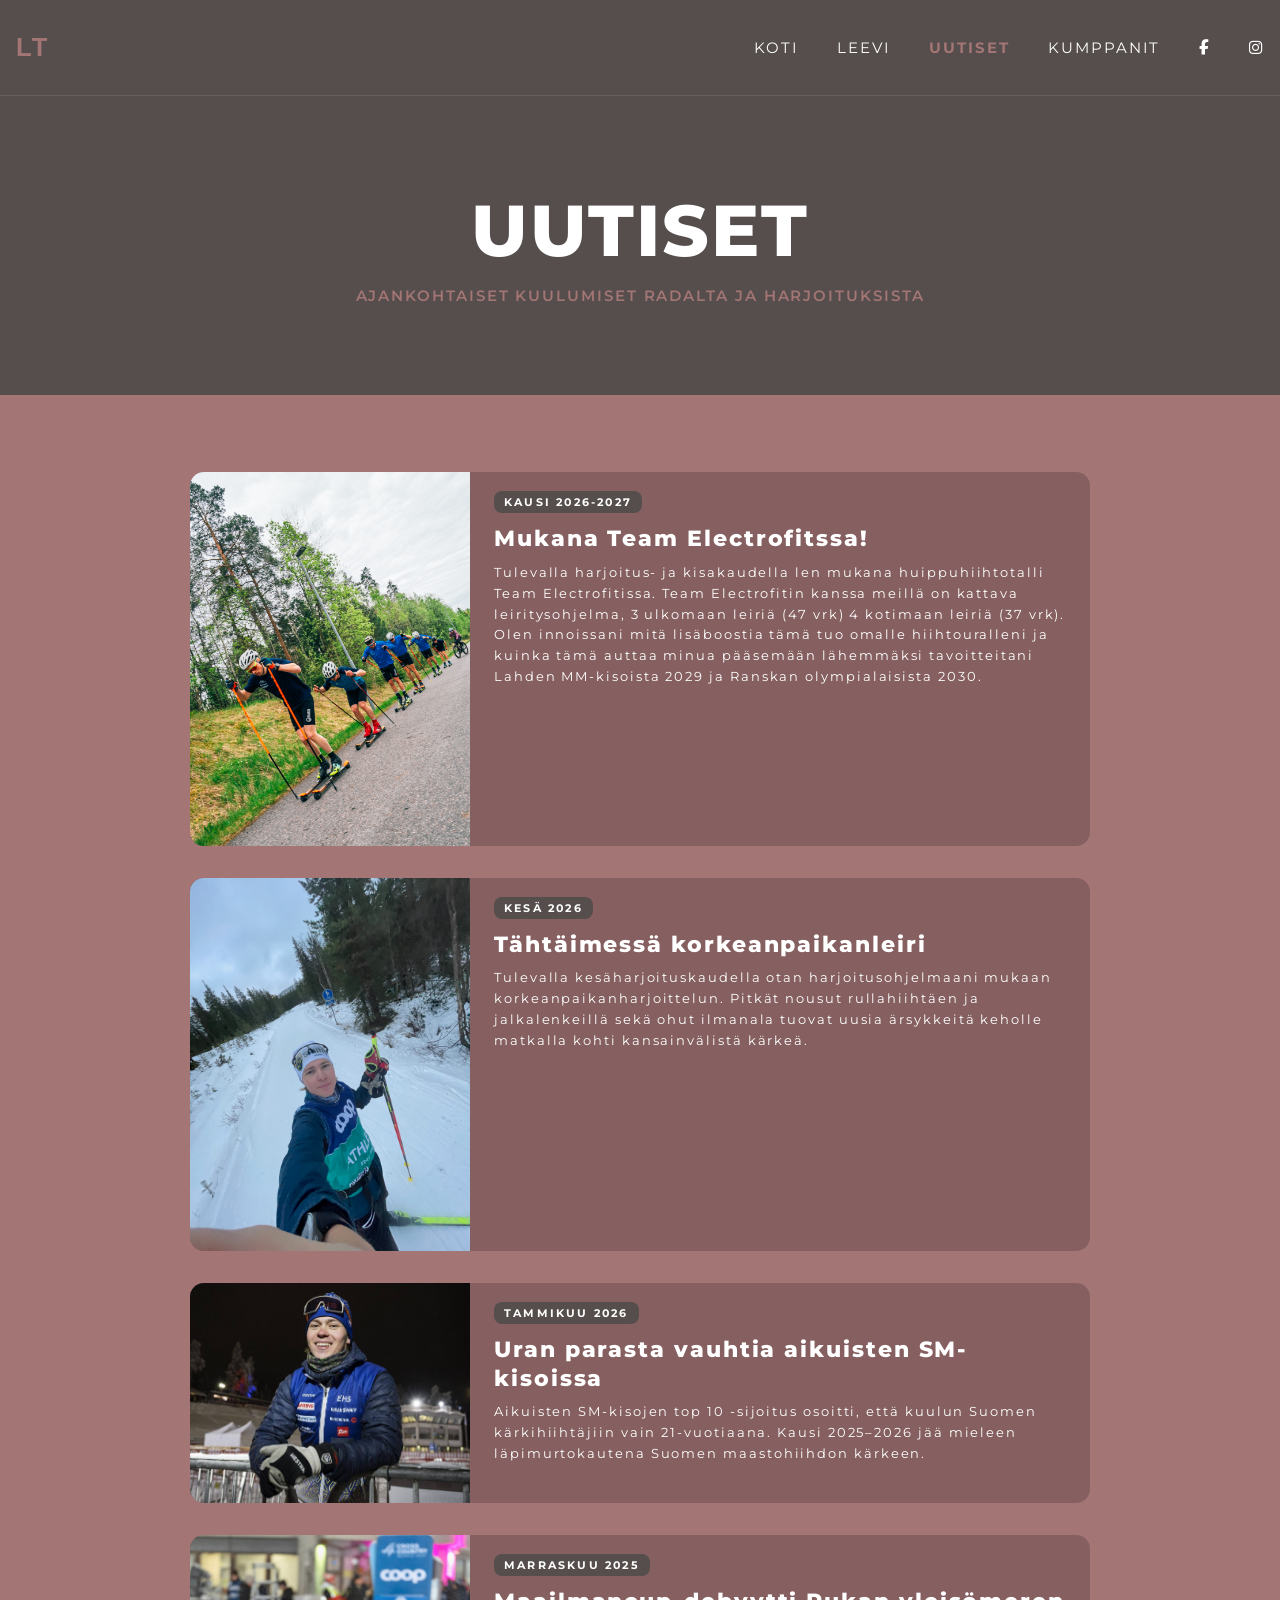
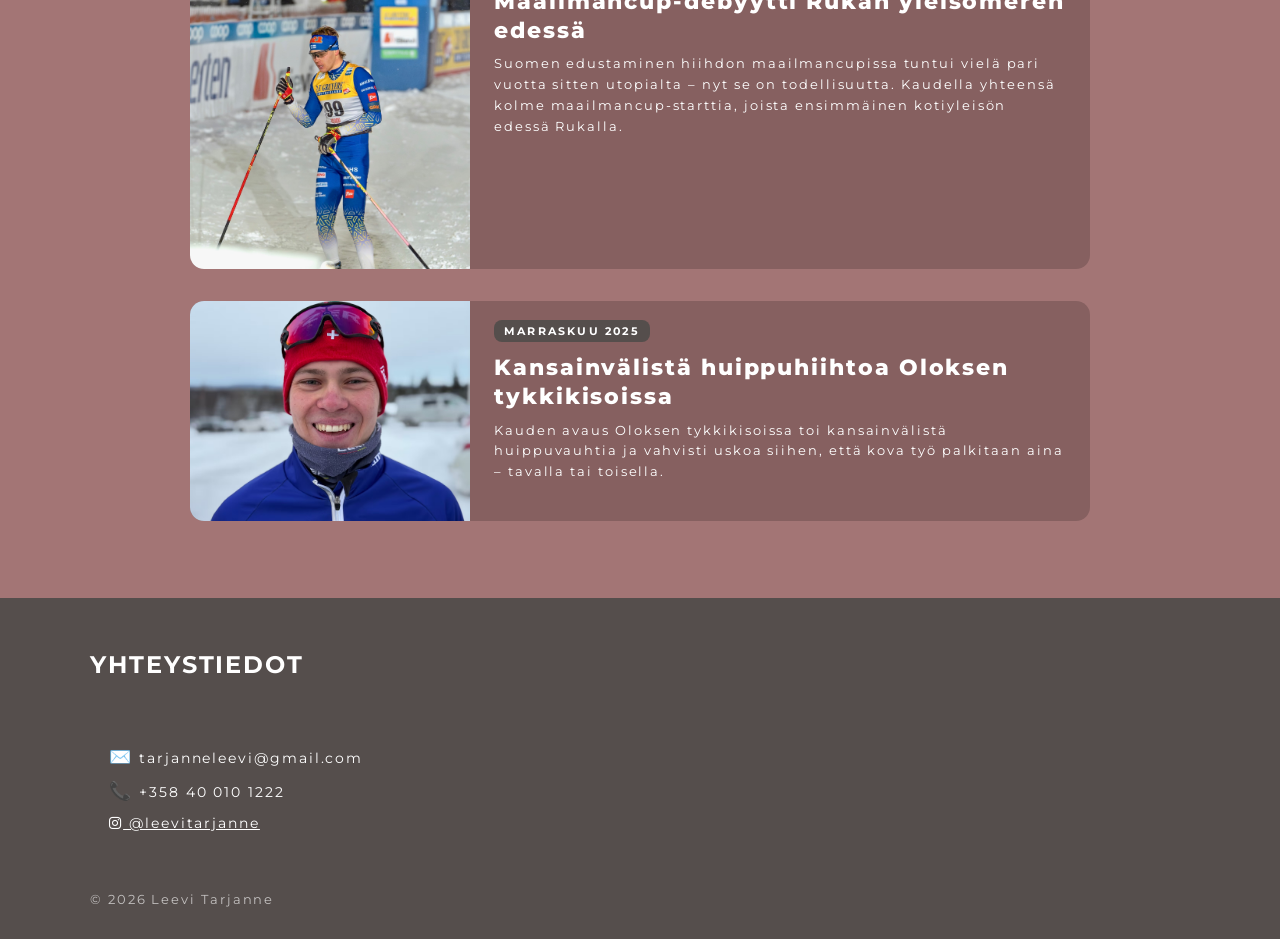
<file: uutiset.html>
<!DOCTYPE html>
<html lang="fi">
  <head>
    <meta charset="UTF-8" />
    <meta name="viewport" content="width=device-width, initial-scale=1.0" />
    <meta
      name="description"
      content="Leevi Tarjanteen uutiset ja ajankohtaiset kuulumiset: maailmancup, SM-kisat ja harjoituskausi."
    />
    <title>Leevi Tarjanne – Uutiset</title>
    <link rel="stylesheet" href="styles/index.css" />
    <link rel="preconnect" href="https://fonts.googleapis.com" />
    <link rel="preconnect" href="https://fonts.gstatic.com" crossorigin />
    <link
      href="https://fonts.googleapis.com/css2?family=Montserrat:wght@500;600;700;800&display=swap"
      rel="stylesheet"
    />
    <link
      rel="stylesheet"
      href="https://cdnjs.cloudflare.com/ajax/libs/font-awesome/6.5.1/css/all.min.css"
    />
  </head>
  <body>
    <div class="sivu3">
      <header class="navigointipalkki">
        <nav>
          <h1>LT</h1>
          <ul>
            <li><a href="index.html">KOTI</a></li>
            <li><a href="toinensivu.html">LEEVI</a></li>
            <li><a href="uutiset.html" class="aktiivinen">UUTISET</a></li>
            <li><a href="kumppanit.html">KUMPPANIT</a></li>
            <li>
              <a href="https://facebook.com" aria-label="Facebook">
                <i class="fa-brands fa-facebook-f"></i>
              </a>
            </li>
            <li>
              <a href="https://instagram.com" aria-label="Instagram">
                <i class="fa-brands fa-instagram"></i>
              </a>
            </li>
          </ul>
        </nav>
      </header>

      <main>
        <section class="sivuotsikko">
          <h2>UUTISET</h2>
          <p>Ajankohtaiset kuulumiset radalta ja harjoituksista</p>
        </section>

        <section class="uutiset">
          <div class="uutislista">

            <article class="uutinen">
              <img src="images/_5162645.jpg" alt="Leevi Tarjanne harjoittelemassa lumisella tiellä" />
              <div class="uutinen-teksti">
                <span class="uutispvm">KAUSI 2026-2027</span>
                <h3>Mukana Team Electrofitssa!</h3>
                <p>
                  Tulevalla harjoitus- ja kisakaudella len mukana huippuhiihtotalli Team Electrofitissa.
                  Team Electrofitin kanssa meillä on kattava leiritysohjelma, 3 ulkomaan leiriä (47 vrk) 4 kotimaan leiriä (37 vrk).
                  Olen innoissani mitä lisäboostia tämä tuo omalle hiihtouralleni ja kuinka tämä auttaa minua pääsemään lähemmäksi tavoitteitani
                  Lahden MM-kisoista 2029 ja Ranskan olympialaisista 2030.
                </p>
              </div>
            </article>

            <article class="uutinen">
              <img src="images/IMG_3570.jpeg" alt="Leevi Tarjanne harjoittelemassa lumisella tiellä" />
              <div class="uutinen-teksti">
                <span class="uutispvm">KESÄ 2026</span>
                <h3>Tähtäimessä korkeanpaikanleiri</h3>
                <p>
                  Tulevalla kesäharjoituskaudella otan harjoitusohjelmaani
                  mukaan korkeanpaikanharjoittelun. Pitkät nousut rullahiihtäen
                  ja jalkalenkeillä sekä ohut ilmanala tuovat uusia ärsykkeitä
                  keholle matkalla kohti kansainvälistä kärkeä.
                </p>
              </div>
            </article>

            <article class="uutinen">
              <img src="images/IMG_3955.jpeg" alt="Leevi Tarjanne hymyilee kisapaikalla" />
              <div class="uutinen-teksti">
                <span class="uutispvm">TAMMIKUU 2026</span>
                <h3>Uran parasta vauhtia aikuisten SM-kisoissa</h3>
                <p>
                  Aikuisten SM-kisojen top&nbsp;10 -sijoitus osoitti, että
                  kuulun Suomen kärkihiihtäjiin vain 21-vuotiaana. Kausi
                  2025&ndash;2026 jää mieleen läpimurtokautena Suomen
                  maastohiihdon kärkeen.
                </p>
              </div>
            </article>

            <article class="uutinen">
              <img src="images/IMG_3599.jpeg" alt="Leevi Tarjanne maailmancup-debyytissään Rukalla" />
              <div class="uutinen-teksti">
                <span class="uutispvm">MARRASKUU 2025</span>
                <h3>Maailmancup-debyytti Rukan yleisömeren edessä</h3>
                <p>
                  Suomen edustaminen hiihdon maailmancupissa tuntui vielä pari
                  vuotta sitten utopialta &ndash; nyt se on todellisuutta.
                  Kaudella yhteensä kolme maailmancup-starttia, joista
                  ensimmäinen kotiyleisön edessä Rukalla.
                </p>
              </div>
            </article>

            <article class="uutinen">
              <img src="images/IMG_4181.jpg" alt="Leevi Tarjanne kilpailemassa Oloksen tykkikisoissa" />
              <div class="uutinen-teksti">
                <span class="uutispvm">MARRASKUU 2025</span>
                <h3>Kansainvälistä huippuhiihtoa Oloksen tykkikisoissa</h3>
                <p>
                  Kauden avaus Oloksen tykkikisoissa toi kansainvälistä
                  huippuvauhtia ja vahvisti uskoa siihen, että kova työ
                  palkitaan aina &ndash; tavalla tai toisella.
                </p>
              </div>
            </article>
          </div>
        </section>
      </main>

      <footer class="footer" id="yhteystiedot">
        <div class="footer-inner">
          <h2 class="footer-title">YHTEYSTIEDOT</h2>

          <div class="footer-icons">
            <a href="mailto:tarjanneleevi@gmail.com" class="footer-item">
              <span class="icon">✉️</span>
              <span class="text">tarjanneleevi@gmail.com</span>
            </a>
            <a href="tel:+358400101222" class="footer-item">
              <span class="icon">📞</span>
              <span class="text">+358 40 010 1222</span>
            </a>
            <a href="https://instagram.com/leevitarjanne/" aria-label="Instagram">
              <i class="fa-brands fa-instagram"></i>
              <span class="text">@leevitarjanne</span>
            </a>
            </a>
          </div>

          <p class="footer-small">© 2026 Leevi Tarjanne</p>
        </div>
      </footer>
    </div>
  </body>
</html>
</file>
<file: styles/index.css>
/* ===== PERUSASETUKSET ===== */

*,
*::before,
*::after {
  box-sizing: border-box;
}

html {
  font-size: 16px;
}

body {
  margin: 0;
  min-height: 100vh;
  font-family: 'Montserrat', sans-serif;
  letter-spacing: 0.12em;
}

/* ===== NAVIGOINTI ===== */

.navigointipalkki nav {
  background-color: #554E4C;
  color: #ffffff;
  display: flex;
  align-items: center;
  justify-content: space-between;
  gap: 12px;
  padding: 12px 16px;
  flex-wrap: wrap;
}

.navigointipalkki h1 {
  font-family: poppins, sans-serif;
  color: #A37575;
  font-size: clamp(18px, 2vw, 28px);
}

.navigointipalkki ul {
  display: flex;
  gap: clamp(12px, 3vw, 48px);
  align-items: center;
  flex-wrap: wrap;
  list-style: none;
  margin: 0;
  padding: 0;
}

.navigointipalkki a {
  color: #ffffff;
  text-decoration: none;
  font-size: clamp(14px, 1.2vw, 18px);
}

.navigointipalkki a.aktiivinen {
  color: #A37575;
  font-weight: 700;
}

.navigointipalkki a:hover {
  color: #A37575;
}

/* ===== ETUSIVU: HERO ===== */

.pääsivu {
  background-image: url("../images/IMG_3956.jpeg");
  background-size: cover;
  background-position: center;
  overflow: hidden;
  min-height: 764px;
  display: grid;
  align-items: center;
  padding: clamp(24px, 6vw, 80px) 0;
}

.pääsivu .osa {
  justify-self: end;
  text-align: right;
  display: flex;
  flex-direction: column;
  align-items: flex-end;
  gap: 12px;
  max-width: 650px;
  padding-right: 40px;
}

.pääsivu h2 {
  color: #ffffff;
  font-size: clamp(28px, 6vw, 64px);
  margin: 0;
}

.pääsivu p {
  color: #ffffff;
  font-size: clamp(12px, 1.5vw, 14px);
  max-width: 400px;
}

.pääsivu a {
  background: #A37575;
  color: #000000;
  padding: .75rem 1.2rem;
  border-radius: 12px;
  font-weight: 700;
  width: fit-content;
  text-decoration: none;
}

@media (max-width: 600px) {
  .pääsivu .osa {
    justify-self: start;
    align-items: flex-start;
    text-align: left;
    padding-right: 16px;
    padding-left: 16px;
  }
}

/* ===== ETUSIVU: MEDIA ===== */

.media {
  background-color: #554E4C;
  padding: clamp(32px, 6vw, 80px) 0;
}

.media1 {
  display: flex;
  align-items: flex-start;
  justify-content: space-between;
  gap: 16px;
  flex-wrap: wrap;
  margin-bottom: 24px;
}

.media h4 {
  margin: 5px;
  font-size: clamp(28px, 6vw, 64px);
  color: #ffffff;
  font-weight: 800;
}

.media a {
  background: #A37575;
  color: #000000;
  padding: .75rem 1.2rem;
  border-radius: 12px;
  font-weight: 700;
  display: inline-block;
  width: fit-content;
  margin: 5px;
  text-decoration: none;
}

#kuulumiset {
  color: #000000;
  font-size: 13px;
  padding: 10px;
  max-width: 320px;
  text-align: right;
  background: rgba(255, 255, 255, 0.7);
  border-radius: 12px;
}

/* ===== KORTIT JA KARUSELLI ===== */

.kortit {
  display: grid;
  grid-template-columns: repeat(3, 1fr);
  gap: 1.25rem;
  margin: 5px;
}

.kortti {
  background: rgba(0, 0, 0, 0.18);
  border-radius: 14px;
  overflow: hidden;
}

.kortti img {
  width: 100%;
  height: 300px;
  object-fit: cover;
  display: block;
}

.kortti p {
  margin: 0;
  padding: .9rem;
  font-weight: 600;
  line-height: 1.35;
  color: #ffffff;
}

.karuselli {
  position: relative;
  overflow: hidden;
}

.korttinuoli,
.dots {
  display: none;
}

@media (max-width: 600px) {
  .kortit {
    display: flex;
    flex-wrap: nowrap;
    margin: 0;
    gap: 0;
    transition: transform 0.6s ease;
  }

  .kortti {
    min-width: 100%;
    height: auto;
  }

  .kortti img {
    height: 400px;
    object-fit: cover;
  }

  .korttinuoli {
    position: absolute;
    top: 50%;
    transform: translateY(-50%);
    background: rgba(34, 34, 34, 0.5);
    color: #fff;
    border: none;
    font-size: 1.5rem;
    width: 40px;
    height: 40px;
    border-radius: 50%;
    cursor: pointer;
    display: flex;
    align-items: center;
    justify-content: center;
    transition: background 0.2s;
    z-index: 10;
  }

  .korttinuoli:hover {
    background: #A37575;
  }

  .korttinuoli--prev {
    left: 12px;
  }

  .korttinuoli--next {
    right: 12px;
  }

  .dots {
    display: flex;
    justify-content: center;
    gap: 10px;
    margin-top: 20px;
    z-index: 10;
    position: relative;
  }

  .dot {
    width: 12px;
    height: 12px;
    border-radius: 50%;
    border: 2px solid #A37575;
    background: transparent;
    cursor: pointer;
    padding: 0;
    transition: all 0.2s;
  }

  .dot.active {
    background: #A37575;
  }
}

/* ===== ETUSIVU: TARINA ===== */

.tarinani {
  background-image: url("../images/IMG_3954.jpg");
  min-height: min(900px, 95vh);
  background-repeat: no-repeat;
  background-size: cover;
  background-position: center;
  padding: clamp(32px, 6vw, 90px) 0;
}

.tarinani h5 {
  margin: 5px;
  font-size: clamp(32px, 7vw, 84px);
  color: #000000;
  font-weight: 800;
}

.tarinalaatikko {
  color: #ffffff;
  background: rgba(0, 0, 0, 0.18);
  border-radius: 14px;
  overflow: hidden;
  backdrop-filter: blur(5px);
  padding: 1rem;
  max-width: 520px;
  margin: 5px;
}

.tarinani h6 {
  margin: 0 0 8px 0;
  font-size: clamp(18px, 3vw, 32px);
  font-weight: 900;
  color: #cb3a3a;
}

.tarinani a {
  background: #cb3a3a;
  color: #ffffff;
  padding: .75rem 1.2rem;
  border-radius: 12px;
  font-weight: 700;
  display: inline-block;
  text-decoration: none;
  width: fit-content;
  margin: 5px;
}

/* ===== TOINEN SIVU: HERO ===== */

.ekasivu {
  background-image: url("../images/IMG_3598.jpeg");
  background-size: cover;
  background-position: center;
  overflow: hidden;
  min-height: 764px;
  display: grid;
  align-items: start;
  padding: clamp(24px, 6vw, 80px) 0;
}

.ekasivu .osa {
  justify-self: end;
  text-align: right;
  max-width: 500px;
  padding-right: 40px;
  margin-top: clamp(40px, 12vh, 120px);
}

.ekasivu h2 {
  font-size: clamp(36px, 6vw, 64px);
  color: #ffffff;
  margin: 0 0 12px;
}

.ekasivu p {
  color: #ffffff;
  font-size: 13px;
}

@media (max-width: 600px) {
  .ekasivu .osa {
    justify-self: start;
    text-align: left;
    padding-left: 16px;
    padding-right: 16px;
  }
}

/* ===== TOINEN SIVU: NUMEROT ===== */

.statsrivi {
  background-color: #554E4C;
  display: grid;
  grid-template-columns: repeat(auto-fit, minmax(160px, 1fr));
  gap: 8px;
  padding: clamp(28px, 5vw, 48px) clamp(16px, 4vw, 64px);
  text-align: center;
}

.stat {
  display: flex;
  flex-direction: column;
  gap: 6px;
  padding: 12px 8px;
}

.stat-numero {
  color: #A37575;
  font-size: clamp(28px, 4vw, 44px);
  font-weight: 800;
  line-height: 1;
}

.stat-selite {
  color: #ffffff;
  font-size: 12px;
  letter-spacing: 0.1em;
  text-transform: uppercase;
  opacity: .85;
}

/* ===== TOINEN SIVU: TARINAOSIOT ===== */

.tarina-osio {
  background-color: #faf6f5;
  padding: clamp(48px, 8vw, 100px) 16px;
}

.tarina-osio--tumma {
  background-color: #f0e7e5;
}

.tarina-lohko {
  max-width: 1000px;
  margin: 0 auto;
  display: grid;
  grid-template-columns: minmax(0, 340px) 1fr;
  gap: clamp(28px, 5vw, 64px);
  align-items: center;
}

.tarina-lohko--kaanteinen {
  grid-template-columns: 1fr minmax(0, 340px);
}

.tarina-lohko--kaanteinen .tarina-kuva {
  order: 2;
}

.tarina-kuva img {
  width: 100%;
  height: auto;
  border-radius: 14px;
  display: block;
  box-shadow: 0 12px 32px rgba(85, 78, 76, 0.25);
}

.kuvateksti {
  font-size: 11px;
  color: #6e605d;
  margin: 10px 4px 0;
  letter-spacing: 0.08em;
}

.osio-eyebrow {
  display: inline-block;
  color: #A37575;
  font-size: 12px;
  font-weight: 800;
  letter-spacing: 0.25em;
  margin-bottom: 8px;
}

.tarina-teksti h3 {
  margin: 0 0 16px;
  font-size: clamp(24px, 3.5vw, 38px);
  font-weight: 800;
  color: #3a3331;
  line-height: 1.2;
  letter-spacing: 0.04em;
}

.tarina-teksti p {
  margin: 0 0 16px;
  max-width: 62ch;
  color: #3a3331;
  font-size: 15px;
  line-height: 1.75;
  letter-spacing: 0.02em;
}

@media (max-width: 760px) {
  .tarina-lohko,
  .tarina-lohko--kaanteinen {
    grid-template-columns: 1fr;
  }

  .tarina-lohko--kaanteinen .tarina-kuva {
    order: 0;
  }

  .tarina-kuva {
    max-width: 420px;
    margin: 0 auto;
  }
}

/* ===== TOINEN SIVU: SITAATTI ===== */

.sitaatti {
  background-color: #A37575;
  padding: clamp(40px, 7vw, 80px) 16px;
}

.sitaatti blockquote {
  margin: 0 auto;
  max-width: 760px;
  color: #ffffff;
  font-size: clamp(20px, 3.5vw, 34px);
  font-weight: 700;
  line-height: 1.4;
  text-align: center;
}

/* ===== TOINEN SIVU: SEURAAVA ASKEL ===== */

.seuraava-askel {
  background-image: linear-gradient(rgba(34, 30, 29, 0.65), rgba(34, 30, 29, 0.65)),
    url("../images/IMG_3570.jpeg");
  background-size: cover;
  background-position: center;
  padding: clamp(56px, 10vw, 120px) 16px;
}

.seuraava-askel-sisalto {
  max-width: 760px;
  margin: 0 auto;
  text-align: center;
  color: #ffffff;
}

.seuraava-askel .osio-eyebrow {
  color: #d8b3b3;
}

.seuraava-askel h3 {
  margin: 0 0 16px;
  font-size: clamp(24px, 4vw, 40px);
  font-weight: 800;
  line-height: 1.2;
}

.seuraava-askel p {
  font-size: 15px;
  line-height: 1.75;
  margin: 0 0 28px;
}

.nappi {
  background: #A37575;
  color: #000000;
  padding: .85rem 1.6rem;
  border-radius: 12px;
  font-weight: 700;
  display: inline-block;
  text-decoration: none;
  transition: background 0.2s;
}

.nappi:hover {
  background: #cb3a3a;
  color: #ffffff;
}

.tekstilinkki {
  color: #ffffff;
  font-weight: 700;
}

/* ===== KUVAKATSELIN ===== */

#img-viewer {
  display: none;
  position: fixed;
  z-index: 1000;
  padding-top: 100px;
  left: 0;
  top: 0;
  width: 100%;
  height: 100%;
  overflow: auto;
  background-color: rgb(34, 34, 34);
}

#full-screen-image {
  position: absolute;
  top: 50%;
  left: 50%;
  max-width: 80%;
  max-height: 80%;
  transform: translate(-50%, -50%);
  animation-name: zoom;
  animation-duration: 0.6s;
  object-fit: contain;
}

@keyframes zoom {
  from {
    opacity: 0;
    transform: translate(-50%, -50%) scale(0.8);
  }
  to {
    opacity: 1;
    transform: translate(-50%, -50%) scale(1);
  }
}

@media (prefers-reduced-motion: reduce) {
  #full-screen-image {
    animation: none;
  }
}

#close-image-button {
  position: absolute;
  top: 15px;
  right: 35px;
  color: #ffffff;
  background-color: transparent;
  border: none;
  font-size: 40px;
  font-weight: bold;
  transition: 0.2s;
  cursor: pointer;
}

#close-image-button:hover {
  color: #A37575;
}

.img-source {
  cursor: pointer;
  transition: 0.3s;
}

.img-source:hover {
  transform: scale(1.05);
}

/* ===== SIVUOTSIKKO (uutiset & kumppanit) ===== */

.sivuotsikko {
  background-color: #554E4C;
  color: #ffffff;
  text-align: center;
  padding: clamp(40px, 8vw, 90px) 16px;
  border-top: 1px solid rgba(255, 255, 255, 0.1);
}

.sivuotsikko h2 {
  margin: 0;
  font-size: clamp(32px, 7vw, 72px);
  font-weight: 800;
}

.sivuotsikko p {
  margin: 12px 0 0;
  font-size: clamp(12px, 1.5vw, 15px);
  color: #A37575;
  font-weight: 600;
  text-transform: uppercase;
}

/* ===== UUTISET ===== */

.uutiset {
  background-color: #A37575;
  padding: clamp(32px, 6vw, 90px) 16px;
}

.uutislista {
  max-width: 900px;
  margin: 0 auto;
  display: grid;
  gap: 32px;
}

.uutinen {
  display: grid;
  grid-template-columns: 280px 1fr;
  background: rgba(0, 0, 0, 0.18);
  border-radius: 14px;
  overflow: hidden;
}

.uutinen img {
  width: 100%;
  height: 100%;
  min-height: 220px;
  object-fit: cover;
  display: block;
}

.uutinen-teksti {
  padding: 1.2rem 1.5rem;
  color: #ffffff;
}

.uutispvm {
  font-size: 11px;
  font-weight: 700;
  letter-spacing: 0.2em;
  color: #ffffff;
  background: #554E4C;
  padding: 4px 10px;
  border-radius: 8px;
  display: inline-block;
}

.uutinen-teksti h3 {
  margin: 12px 0 8px;
  font-size: clamp(16px, 2.2vw, 22px);
  font-weight: 800;
  line-height: 1.3;
}

.uutinen-teksti p {
  margin: 0;
  font-size: 13px;
  line-height: 1.6;
}

@media (max-width: 700px) {
  .uutinen {
    grid-template-columns: 1fr;
  }

  .uutinen img {
    height: 220px;
  }
}

/* ===== KUMPPANIT ===== */

.kumppanuus {
  background-color: #A37575;
  padding: clamp(32px, 6vw, 90px) 16px;
}

.kumppanuus > div {
  max-width: 1000px;
  margin: 0 auto 56px;
}

.kumppanuus h3 {
  color: #ffffff;
  font-size: clamp(20px, 3vw, 30px);
  font-weight: 800;
  margin: 0 0 16px;
}

.kumppanuus-intro p {
  color: #ffffff;
  font-size: 14px;
  line-height: 1.7;
  max-width: 720px;
  margin: 0;
}

.kumppanuus-kortit {
  display: grid;
  grid-template-columns: repeat(auto-fit, minmax(240px, 1fr));
  gap: 1.25rem;
}

.kumppanuuskortti {
  background: rgba(0, 0, 0, 0.18);
  border-radius: 14px;
  padding: 1.5rem;
  color: #ffffff;
}

.kumppanuuskortti i {
  font-size: 28px;
  color: #554E4C;
  background: #ffffff;
  width: 56px;
  height: 56px;
  border-radius: 50%;
  display: flex;
  align-items: center;
  justify-content: center;
}

.kumppanuuskortti h3 {
  font-size: 18px;
  margin: 16px 0 8px;
}

.kumppanuuskortti p {
  margin: 0;
  font-size: 13px;
  line-height: 1.6;
}

.pakettilista {
  display: grid;
  grid-template-columns: repeat(auto-fit, minmax(240px, 1fr));
  gap: 1.25rem;
}

.paketti {
  background: rgba(255, 255, 255, 0.85);
  border-radius: 14px;
  padding: 1.5rem;
  color: #000000;
}

.paketti h4 {
  margin: 0 0 12px;
  font-size: 16px;
  font-weight: 800;
  color: #554E4C;
}

.paketti ul {
  margin: 0;
  padding-left: 1.1rem;
  font-size: 13px;
  line-height: 1.7;
}

.kumppanilista {
  list-style: none;
  margin: 0;
  padding: 0;
  display: flex;
  flex-wrap: wrap;
  gap: 12px;
}

.kumppanilista li {
  background: rgba(255, 255, 255, 0.85);
  color: #554E4C;
  font-weight: 700;
  font-size: 13px;
  padding: .6rem 1.1rem;
  border-radius: 10px;
}

.kumppanuus-cta {
  text-align: center;
  background: rgba(0, 0, 0, 0.18);
  border-radius: 14px;
  padding: 2.5rem 1.5rem;
  color: #ffffff;
}

.kumppanuus-cta p {
  font-size: 14px;
  margin: 0 0 20px;
}

.kumppanuus-cta a {
  background: #554E4C;
  color: #ffffff;
  padding: .85rem 1.6rem;
  border-radius: 12px;
  font-weight: 700;
  display: inline-block;
  text-decoration: none;
}

.kumppanuus-cta a:hover {
  background: #cb3a3a;
}

/* ===== INSTAGRAM ===== */

.instagram-osio {
  background-color: #554E4C;
  padding: clamp(40px, 7vw, 80px) 0 0;
}

.instagram-otsikko {
  display: flex;
  align-items: baseline;
  justify-content: space-between;
  flex-wrap: wrap;
  gap: 12px;
  padding: 0 clamp(16px, 4vw, 48px) 28px;
}

.instagram-otsikko h3 {
  margin: 0;
  color: #ffffff;
  font-size: clamp(20px, 3.5vw, 36px);
  font-weight: 800;
}

.instagram-otsikko h3 i {
  color: #A37575;
  margin-right: 10px;
}

.instagram-linkki {
  color: #A37575;
  font-weight: 700;
  text-decoration: none;
  font-size: clamp(13px, 1.5vw, 16px);
}

.instagram-linkki:hover {
  color: #ffffff;
}

.instagram-ruudukko {
  display: grid;
  grid-template-columns: repeat(2, 1fr);
  gap: clamp(8px, 1.5vw, 16px);
  max-width: 1100px;
  margin: 0 auto;
  padding: 0 clamp(16px, 4vw, 48px) clamp(40px, 7vw, 80px);
}

.ig-kuva {
  position: relative;
  display: block;
  aspect-ratio: 1 / 1;
  overflow: hidden;
  border-radius: 14px;
}

.ig-kuva img {
  width: 100%;
  height: 100%;
  object-fit: cover;
  display: block;
  transition: transform 0.4s ease;
}

.ig-peite {
  position: absolute;
  inset: 0;
  background: rgba(85, 78, 76, 0.55);
  display: flex;
  align-items: center;
  justify-content: center;
  color: #ffffff;
  font-size: 32px;
  opacity: 0;
  transition: opacity 0.3s ease;
}

.ig-kuva:hover img,
.ig-kuva:focus-visible img {
  transform: scale(1.06);
}

.ig-kuva:hover .ig-peite,
.ig-kuva:focus-visible .ig-peite {
  opacity: 1;
}

@media (prefers-reduced-motion: reduce) {
  .ig-kuva img {
    transition: none;
  }
}

/* ===== KUMPPANILOGOT ===== */

.logopalkki {
  background-color: #ffffff;
  display: flex;
  flex-wrap: wrap;
  align-items: center;
  justify-content: center;
  gap: clamp(24px, 5vw, 72px);
  padding: clamp(40px, 7vw, 90px) clamp(16px, 4vw, 48px);
}

.logopalkki .logo {
  text-decoration: none;
  color: #554E4C;
  display: flex;
  align-items: center;
  justify-content: center;
  filter: grayscale(1);
  opacity: .75;
  transition: filter 0.25s ease, opacity 0.25s ease, transform 0.25s ease;
}

.logopalkki .logo:hover,
.logopalkki .logo:focus-visible {
  filter: grayscale(0);
  opacity: 1;
  transform: scale(1.05);
}

.logopalkki .logo span {
  font-weight: 800;
  font-size: clamp(14px, 1.8vw, 20px);
  letter-spacing: 0.15em;
  white-space: nowrap;
}

.logopalkki .logo img {
  max-height: 56px;
  max-width: 160px;
  width: auto;
  height: auto;
  display: block;
}

/* ===== FOOTER ===== */

.footer {
  background-color: #554E4C;
  padding: 2rem 0;
  color: #ffffff;
}

.footer-inner {
  width: min(100% - 2rem, 1100px);
  margin: 0 auto;
  display: grid;
  gap: 1rem;
}

.footer-title {
  font-size: 24px;
  letter-spacing: .08em;
  text-transform: uppercase;
}

.footer-icons {
  padding: 1.2rem;
  margin: .75rem 0 1rem;
  display: flex;
  flex-direction: column;
  gap: .75rem 1.25rem;
}

.footer-icons a {
  font-size: 14px;
  transition: transform .2s ease, opacity .2s ease;
  color: #ffffff;
}

.footer-icons a:hover {
  transform: translateY(-3px) scale(1.1);
  opacity: .8;
}

.footer-item {
  gap: .6rem;
  color: #ffffff;
  text-decoration: none;
  font-size: 10px;
}

.footer-item:hover {
  opacity: .8;
}

.footer-item .icon {
  font-size: 18px;
}

.footer-item .text {
  white-space: nowrap;
}

.footer-small {
  margin: .5rem 0 0;
  font-size: 13px;
  color: #ffffff;
  opacity: .65;
}
</file>
